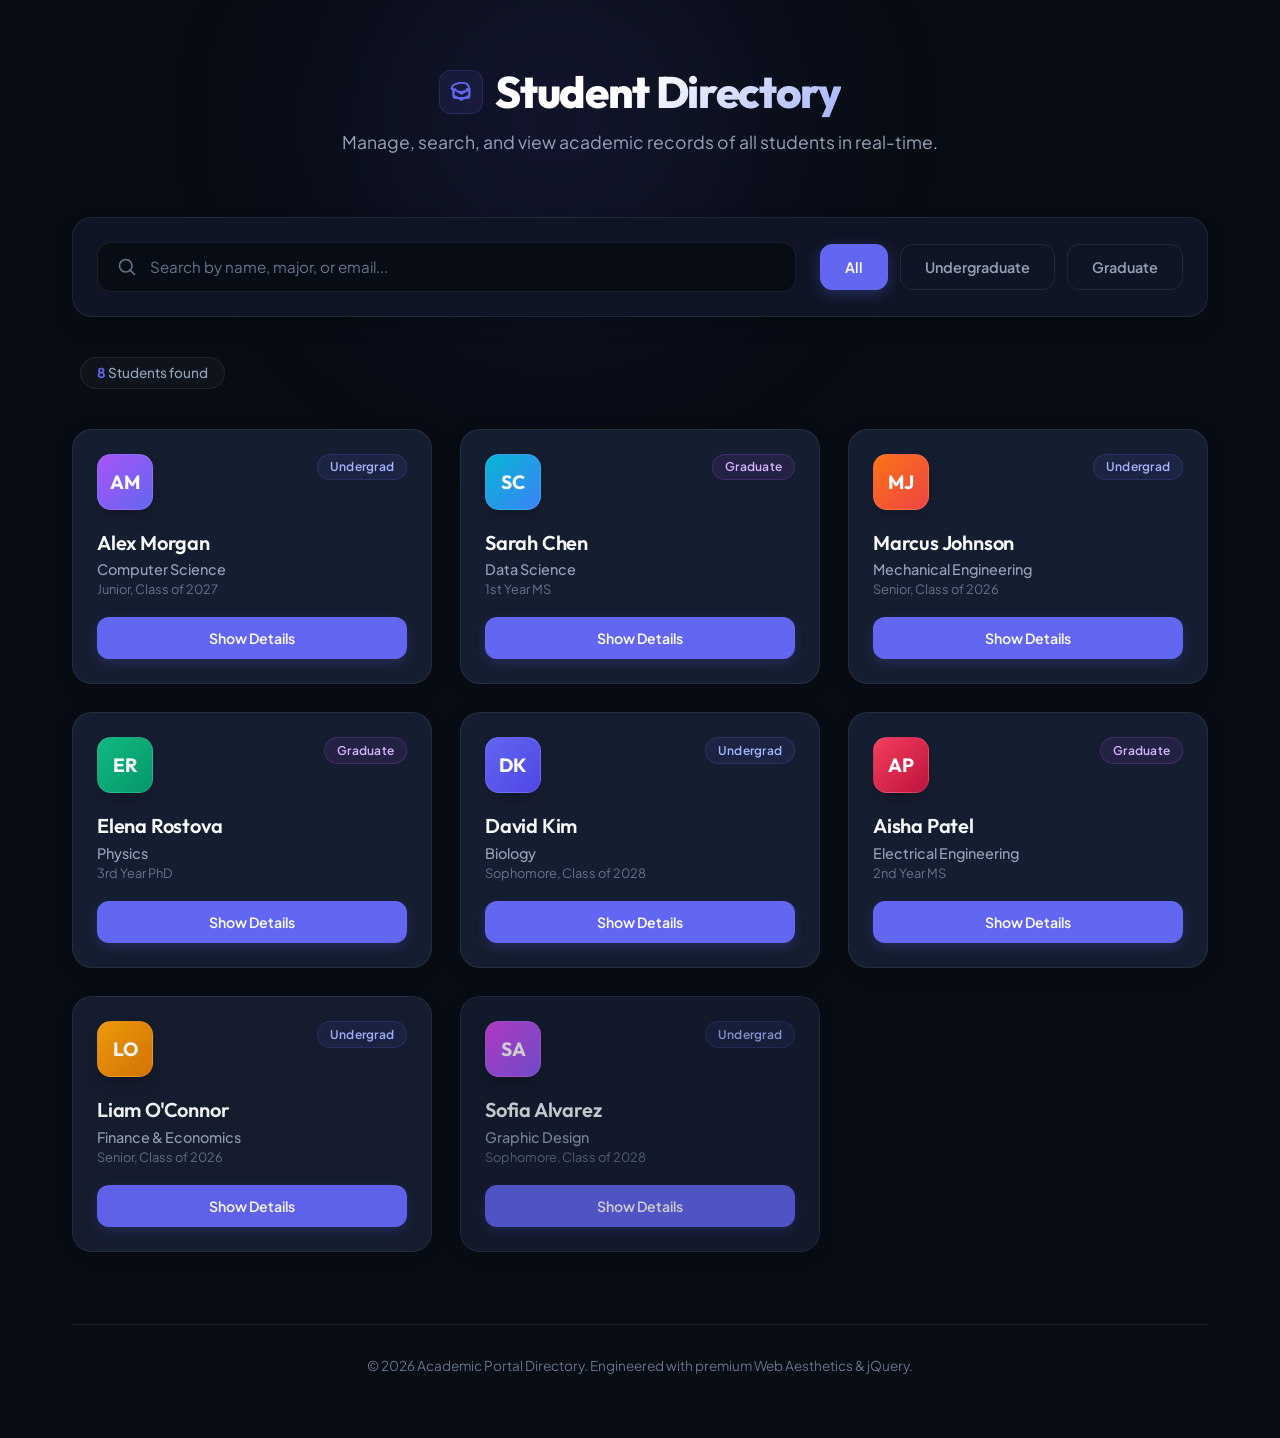
<file: 25ESKCS337/Day5/index.html>
<!DOCTYPE html>
<html lang="en">
<head>
    <meta charset="UTF-8">
    <meta name="viewport" content="width=device-width, initial-scale=1.0">
    <title>Student Directory | Academic Portal</title>
    
    <!-- Meta tags for SEO -->
    <meta name="description" content="A premium, dark-themed responsive Student Directory dashboard. Filter and search students with dynamic jQuery effects.">
    <meta name="keywords" content="student directory, responsive grid, dark mode, jquery dashboard">
    
    <!-- Google Fonts: Outfit & Plus Jakarta Sans -->
    <link rel="preconnect" href="https://fonts.googleapis.com">
    <link rel="preconnect" href="https://fonts.gstatic.com" crossorigin>
    <link href="https://fonts.googleapis.com/css2?family=Outfit:wght@400;500;600;700;800&family=Plus+Jakarta+Sans:wght@400;500;600;700&display=swap" rel="stylesheet">
    
    <!-- Custom CSS -->
    <link rel="stylesheet" href="style.css">
</head>
<body>
    <div class="glow-bg"></div>
    
    <div class="app-container">
        <!-- Header Section -->
        <header class="app-header">
            <div class="header-logo">
                <div class="logo-icon">
                    <svg xmlns="http://www.w3.org/2000/svg" fill="none" viewBox="0 0 24 24" stroke-width="2" stroke="currentColor">
                        <path stroke-linecap="round" stroke-linejoin="round" d="M4.26 10.147a60.436 60.436 0 00-.491 6.347A48.62 48.62 0 0112 20.904a48.62 48.62 0 018.232-4.41 60.46 60.46 0 00-.491-6.347m-15.482 0a50.57 50.57 0 00-2.658-.813A5.905 5.905 0 018 3.988.89.89 0 019 3h6c.548 0 1.07.195 1.488.55a5.905 5.905 0 013.595 5.334 50.57 50.57 0 00-2.658.813m-11.948 0C4.583 10.437 8 12.5 12 12.5s7.417-2.063 8.707-3.098m-17.414 0L12 14.5l8.707-4.902L20.5 16.5A2.5 2.5 0 0118 19H6a2.5 2.5 0 01-2.5-2.5l-.207-6.853z" />
                    </svg>
                </div>
                <h1>Student Directory</h1>
            </div>
            <p class="header-subtitle">Manage, search, and view academic records of all students in real-time.</p>
        </header>

        <!-- Search and Filter Controls -->
        <section class="controls-panel">
            <!-- Search Bar -->
            <div class="search-wrapper">
                <div class="search-icon">
                    <svg xmlns="http://www.w3.org/2000/svg" fill="none" viewBox="0 0 24 24" stroke-width="2" stroke="currentColor">
                        <path stroke-linecap="round" stroke-linejoin="round" d="M21 21l-5.197-5.197m0 0A7.5 7.5 0 105.196 5.196a7.5 7.5 0 0010.607 10.607z" />
                    </svg>
                </div>
                <input type="text" id="search-input" placeholder="Search by name, major, or email..." aria-label="Search students">
                <button type="button" id="clear-search" class="clear-btn" aria-label="Clear search" style="display: none;">
                    <svg xmlns="http://www.w3.org/2000/svg" fill="none" viewBox="0 0 24 24" stroke-width="2.5" stroke="currentColor">
                        <path stroke-linecap="round" stroke-linejoin="round" d="M6 18L18 6M6 6l12 12" />
                    </svg>
                </button>
            </div>

            <!-- Filter Buttons -->
            <div class="filter-wrapper">
                <button class="filter-btn active" data-filter="all">All</button>
                <button class="filter-btn" data-filter="undergraduate">Undergraduate</button>
                <button class="filter-btn" data-filter="graduate">Graduate</button>
            </div>
        </section>

        <!-- Results Counter -->
        <div class="results-meta">
            <span class="count-badge"><span id="student-count">0</span> Students found</span>
        </div>

        <!-- Student Grid -->
        <main class="student-grid" id="student-grid">
            <!-- Card 1 -->
            <article class="card" data-level="undergraduate" data-name="alex morgan" data-major="computer science">
                <div class="card-glow"></div>
                <div class="card-header">
                    <div class="avatar-wrapper avatar-purple">
                        <span>AM</span>
                    </div>
                    <div class="badge undergraduate-badge">Undergrad</div>
                </div>
                
                <div class="card-body">
                    <h3>Alex Morgan</h3>
                    <p class="major-text">Computer Science</p>
                    <p class="year-text">Junior, Class of 2027</p>
                </div>
                
                <!-- Hidden Details Section -->
                <div class="details" style="display: none;">
                    <div class="details-divider"></div>
                    <div class="detail-item">
                        <span class="detail-label">Email</span>
                        <span class="detail-value">alex.morgan@university.edu</span>
                    </div>
                    <div class="detail-item">
                        <span class="detail-label">GPA</span>
                        <span class="detail-value gpa-highlight">3.85 / 4.00</span>
                    </div>
                    <div class="detail-item">
                        <span class="detail-label">Bio</span>
                        <p class="detail-bio">Passionate about AI/ML and open-source development. Loves hiking and coffee.</p>
                    </div>
                </div>

                <div class="card-footer">
                    <button class="toggle-details-btn">Show Details</button>
                </div>
            </article>

            <!-- Card 2 -->
            <article class="card" data-level="graduate" data-name="sarah chen" data-major="data science">
                <div class="card-glow"></div>
                <div class="card-header">
                    <div class="avatar-wrapper avatar-cyan">
                        <span>SC</span>
                    </div>
                    <div class="badge graduate-badge">Graduate</div>
                </div>
                
                <div class="card-body">
                    <h3>Sarah Chen</h3>
                    <p class="major-text">Data Science</p>
                    <p class="year-text">1st Year MS</p>
                </div>
                
                <div class="details" style="display: none;">
                    <div class="details-divider"></div>
                    <div class="detail-item">
                        <span class="detail-label">Email</span>
                        <span class="detail-value">sarah.chen@university.edu</span>
                    </div>
                    <div class="detail-item">
                        <span class="detail-label">GPA</span>
                        <span class="detail-value gpa-highlight">3.92 / 4.00</span>
                    </div>
                    <div class="detail-item">
                        <span class="detail-label">Bio</span>
                        <p class="detail-bio">Researching neural networks and NLP models. Former data analyst at TechCorp.</p>
                    </div>
                </div>

                <div class="card-footer">
                    <button class="toggle-details-btn">Show Details</button>
                </div>
            </article>

            <!-- Card 3 -->
            <article class="card" data-level="undergraduate" data-name="marcus johnson" data-major="mechanical engineering">
                <div class="card-glow"></div>
                <div class="card-header">
                    <div class="avatar-wrapper avatar-orange">
                        <span>MJ</span>
                    </div>
                    <div class="badge undergraduate-badge">Undergrad</div>
                </div>
                
                <div class="card-body">
                    <h3>Marcus Johnson</h3>
                    <p class="major-text">Mechanical Engineering</p>
                    <p class="year-text">Senior, Class of 2026</p>
                </div>
                
                <div class="details" style="display: none;">
                    <div class="details-divider"></div>
                    <div class="detail-item">
                        <span class="detail-label">Email</span>
                        <span class="detail-value">marcus.j@university.edu</span>
                    </div>
                    <div class="detail-item">
                        <span class="detail-label">GPA</span>
                        <span class="detail-value gpa-highlight">3.65 / 4.00</span>
                    </div>
                    <div class="detail-item">
                        <span class="detail-label">Bio</span>
                        <p class="detail-bio">Focuses on robotics and automation systems. Team captain of the university Rover Project.</p>
                    </div>
                </div>

                <div class="card-footer">
                    <button class="toggle-details-btn">Show Details</button>
                </div>
            </article>

            <!-- Card 4 -->
            <article class="card" data-level="graduate" data-name="elena rostova" data-major="physics">
                <div class="card-glow"></div>
                <div class="card-header">
                    <div class="avatar-wrapper avatar-emerald">
                        <span>ER</span>
                    </div>
                    <div class="badge graduate-badge">Graduate</div>
                </div>
                
                <div class="card-body">
                    <h3>Elena Rostova</h3>
                    <p class="major-text">Physics</p>
                    <p class="year-text">3rd Year PhD</p>
                </div>
                
                <div class="details" style="display: none;">
                    <div class="details-divider"></div>
                    <div class="detail-item">
                        <span class="detail-label">Email</span>
                        <span class="detail-value">elena.r@university.edu</span>
                    </div>
                    <div class="detail-item">
                        <span class="detail-label">GPA</span>
                        <span class="detail-value gpa-highlight">3.98 / 4.00</span>
                    </div>
                    <div class="detail-item">
                        <span class="detail-label">Bio</span>
                        <p class="detail-bio">Studying quantum computing algorithms. Loves playing classical piano in her free time.</p>
                    </div>
                </div>

                <div class="card-footer">
                    <button class="toggle-details-btn">Show Details</button>
                </div>
            </article>

            <!-- Card 5 -->
            <article class="card" data-level="undergraduate" data-name="david kim" data-major="biology">
                <div class="card-glow"></div>
                <div class="card-header">
                    <div class="avatar-wrapper avatar-indigo">
                        <span>DK</span>
                    </div>
                    <div class="badge undergraduate-badge">Undergrad</div>
                </div>
                
                <div class="card-body">
                    <h3>David Kim</h3>
                    <p class="major-text">Biology</p>
                    <p class="year-text">Sophomore, Class of 2028</p>
                </div>
                
                <div class="details" style="display: none;">
                    <div class="details-divider"></div>
                    <div class="detail-item">
                        <span class="detail-label">Email</span>
                        <span class="detail-value">d.kim@university.edu</span>
                    </div>
                    <div class="detail-item">
                        <span class="detail-label">GPA</span>
                        <span class="detail-value gpa-highlight">3.70 / 4.00</span>
                    </div>
                    <div class="detail-item">
                        <span class="detail-label">Bio</span>
                        <p class="detail-bio">Pre-med student volunteering at the local clinic. Passionate about marine biology.</p>
                    </div>
                </div>

                <div class="card-footer">
                    <button class="toggle-details-btn">Show Details</button>
                </div>
            </article>

            <!-- Card 6 -->
            <article class="card" data-level="graduate" data-name="aisha patel" data-major="electrical engineering">
                <div class="card-glow"></div>
                <div class="card-header">
                    <div class="avatar-wrapper avatar-rose">
                        <span>AP</span>
                    </div>
                    <div class="badge graduate-badge">Graduate</div>
                </div>
                
                <div class="card-body">
                    <h3>Aisha Patel</h3>
                    <p class="major-text">Electrical Engineering</p>
                    <p class="year-text">2nd Year MS</p>
                </div>
                
                <div class="details" style="display: none;">
                    <div class="details-divider"></div>
                    <div class="detail-item">
                        <span class="detail-label">Email</span>
                        <span class="detail-value">aisha.patel@university.edu</span>
                    </div>
                    <div class="detail-item">
                        <span class="detail-label">GPA</span>
                        <span class="detail-value gpa-highlight">3.88 / 4.00</span>
                    </div>
                    <div class="detail-item">
                        <span class="detail-label">Bio</span>
                        <p class="detail-bio">Specializing in IoT devices and smart grids. Enjoys painting and photography.</p>
                    </div>
                </div>

                <div class="card-footer">
                    <button class="toggle-details-btn">Show Details</button>
                </div>
            </article>

            <!-- Card 7 -->
            <article class="card" data-level="undergraduate" data-name="liam o'connor" data-major="finance & economics">
                <div class="card-glow"></div>
                <div class="card-header">
                    <div class="avatar-wrapper avatar-amber">
                        <span>LO</span>
                    </div>
                    <div class="badge undergraduate-badge">Undergrad</div>
                </div>
                
                <div class="card-body">
                    <h3>Liam O'Connor</h3>
                    <p class="major-text">Finance & Economics</p>
                    <p class="year-text">Senior, Class of 2026</p>
                </div>
                
                <div class="details" style="display: none;">
                    <div class="details-divider"></div>
                    <div class="detail-item">
                        <span class="detail-label">Email</span>
                        <span class="detail-value">liam.oc@university.edu</span>
                    </div>
                    <div class="detail-item">
                        <span class="detail-label">GPA</span>
                        <span class="detail-value gpa-highlight">3.58 / 4.00</span>
                    </div>
                    <div class="detail-item">
                        <span class="detail-label">Bio</span>
                        <p class="detail-bio">Interested in algorithmic trading and macroeconomics. Avid tennis player.</p>
                    </div>
                </div>

                <div class="card-footer">
                    <button class="toggle-details-btn">Show Details</button>
                </div>
            </article>

            <!-- Card 8 -->
            <article class="card" data-level="undergraduate" data-name="sofia alvarez" data-major="graphic design">
                <div class="card-glow"></div>
                <div class="card-header">
                    <div class="avatar-wrapper avatar-fuchsia">
                        <span>SA</span>
                    </div>
                    <div class="badge undergraduate-badge">Undergrad</div>
                </div>
                
                <div class="card-body">
                    <h3>Sofia Alvarez</h3>
                    <p class="major-text">Graphic Design</p>
                    <p class="year-text">Sophomore, Class of 2028</p>
                </div>
                
                <div class="details" style="display: none;">
                    <div class="details-divider"></div>
                    <div class="detail-item">
                        <span class="detail-label">Email</span>
                        <span class="detail-value">sofia.a@university.edu</span>
                    </div>
                    <div class="detail-item">
                        <span class="detail-label">GPA</span>
                        <span class="detail-value gpa-highlight">3.78 / 4.00</span>
                    </div>
                    <div class="detail-item">
                        <span class="detail-label">Bio</span>
                        <p class="detail-bio">UI/UX designer focusing on accessible web interfaces. Freelance illustrator.</p>
                    </div>
                </div>

                <div class="card-footer">
                    <button class="toggle-details-btn">Show Details</button>
                </div>
            </article>
        </main>

        <!-- No Results Fallback -->
        <div id="no-results" class="no-results" style="display: none;">
            <div class="no-results-icon">
                <svg xmlns="http://www.w3.org/2000/svg" fill="none" viewBox="0 0 24 24" stroke-width="1.5" stroke="currentColor">
                    <path stroke-linecap="round" stroke-linejoin="round" d="M15.75 6a3.75 3.75 0 11-7.5 0 3.75 3.75 0 017.5 0zM4.501 20.118a7.5 7.5 0 0114.998 0A17.933 17.933 0 0112 21.75c-2.676 0-5.216-.584-7.499-1.632z" />
                </svg>
            </div>
            <h3>No students found</h3>
            <p>We couldn't find any matches matching your search or filters. Try adjusting your search query.</p>
        </div>

        <!-- Footer -->
        <footer class="app-footer">
            <p>&copy; 2026 Academic Portal Directory. Engineered with premium Web Aesthetics & jQuery.</p>
        </footer>
    </div>

    <!-- jQuery Library (CDN) -->
    <script src="https://code.jquery.com/jquery-3.7.1.min.js" integrity="sha256-/JqT3SQfawRcv/BIHPThkBvs0OEvtFFmqPF/lYI/Cxo=" crossorigin="anonymous"></script>
    <!-- Custom Script -->
    <script src="script.js"></script>
</body>
</html>
</file>
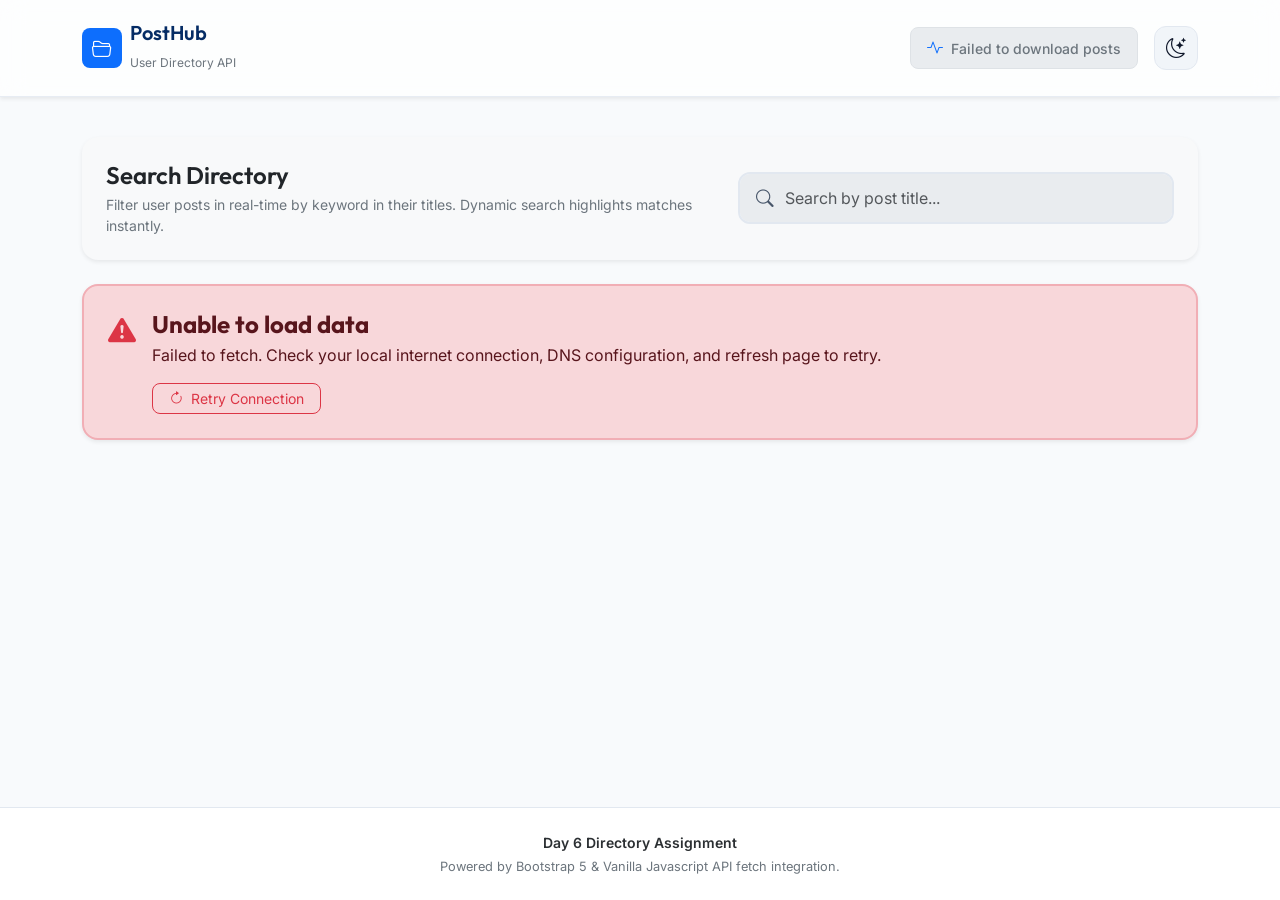
<file: 25ESKCS337/Day6/index.html>
<!DOCTYPE html>
<html lang="en">
<head>
  <meta charset="UTF-8">
  <meta name="viewport" content="width=device-width, initial-scale=1.0">
  <meta name="description" content="A premium and responsive user directory application fetching and filtering blog posts dynamically from JSONPlaceholder.">
  <title>Post Directory | API Portal</title>
  
  <!-- Bootstrap 5 CSS CDN -->
  <link href="https://cdn.jsdelivr.net/npm/bootstrap@5.3.3/dist/css/bootstrap.min.css" rel="stylesheet" integrity="sha384-QWTKZyjpPEjISv5WaRU9OFeRpok6YctnYmDr5pNlyT2bRjXh0JMhjY6hW+ALEwIH" crossorigin="anonymous">
  <!-- Bootstrap Icons CDN -->
  <link rel="stylesheet" href="https://cdn.jsdelivr.net/npm/bootstrap-icons@1.11.3/font/bootstrap-icons.min.css">
  <!-- Custom CSS stylesheet -->
  <link rel="stylesheet" href="style.css">
</head>
<body>

  <!-- Sticky Glassmorphic Header -->
  <header class="glass-header shadow-sm mb-4">
    <nav class="navbar navbar-expand-lg py-3">
      <div class="container d-flex justify-content-between align-items-center">
        <!-- Brand logo and Title -->
        <a class="navbar-brand d-flex align-items-center text-decoration-none" href="#">
          <div class="bg-primary text-white d-flex align-items-center justify-content-center rounded-3 me-2" style="width: 40px; height: 40px;">
            <i class="bi bi-folder2-open fs-5"></i>
          </div>
          <div>
            <h1 class="h5 mb-0 text-primary-emphasis display-font">PostHub</h1>
            <small class="text-secondary" style="font-size: 0.75rem;">User Directory API</small>
          </div>
        </a>

        <!-- Controls (Counter & Theme Switcher) -->
        <div class="d-flex align-items-center gap-3">
          <!-- Live Count Badge -->
          <div class="d-none d-sm-flex align-items-center bg-body-secondary px-3 py-2 rounded-3 border">
            <i class="bi bi-activity text-primary me-2 animate-pulse"></i>
            <span class="text-secondary small fw-medium" id="count-badge-text">
              Loading posts...
            </span>
          </div>
          
          <!-- Dark Mode Toggle Button -->
          <button id="theme-toggle" class="theme-toggle-btn" aria-label="Toggle light/dark theme">
            <i class="bi bi-moon-stars" id="theme-icon"></i>
          </button>
        </div>
      </div>
    </nav>
  </header>

  <!-- Main Body Content -->
  <main class="container my-3 flex-grow-1">
    
    <!-- Controls Dashboard Card -->
    <div class="card border border-0 shadow-sm mb-4 p-4 rounded-4 bg-body-tertiary">
      <div class="row align-items-center g-3">
        <!-- Title and description -->
        <div class="col-md-7">
          <h2 class="h4 mb-1 display-font">Search Directory</h2>
          <p class="text-secondary mb-0 small">Filter user posts in real-time by keyword in their titles. Dynamic search highlights matches instantly.</p>
        </div>
        <!-- Live Search Field -->
        <div class="col-md-5">
          <div class="search-container">
            <i class="bi bi-search search-icon"></i>
            <input type="text" id="search-input" class="form-control search-input" placeholder="Search by post title..." disabled>
          </div>
        </div>
      </div>
    </div>

    <!-- Live Mobile Count Badge -->
    <div class="d-flex d-sm-none align-items-center bg-body-secondary px-3 py-2 rounded-3 border mb-4 justify-content-center">
      <i class="bi bi-activity text-primary me-2"></i>
      <span class="text-secondary small fw-medium" id="count-badge-text-mobile">
        Loading posts...
      </span>
    </div>

    <!-- Error Handling Banner Container -->
    <div id="error-container" class="alert alert-danger d-none p-4 rounded-4 shadow-sm align-items-start border-2 border-danger-subtle" role="alert">
      <i class="bi bi-exclamation-triangle-fill fs-3 me-3 text-danger"></i>
      <div>
        <h4 class="alert-heading display-font fw-bold mb-1">Unable to load data</h4>
        <p class="mb-3 text-danger-emphasis" id="error-message">A connection error occurred while requesting post resource. Check your network status and try again.</p>
        <button id="retry-btn" class="btn btn-outline-danger btn-sm rounded-3 px-3">
          <i class="bi bi-arrow-clockwise me-1"></i> Retry Connection
        </button>
      </div>
    </div>

    <!-- Posts Grid Row -->
    <div id="posts-container" class="row row-cols-1 row-cols-md-2 row-cols-lg-3 g-4">
      <!-- Skeleton Placeholder Cards are initially rendered here -->
      <!-- These will be replaced dynamically by script.js -->
    </div>
  </main>

  <!-- Details Bootstrap Modal -->
  <div class="modal fade" id="postDetailModal" tabindex="-1" aria-labelledby="postDetailModalLabel" aria-hidden="true">
    <div class="modal-dialog modal-dialog-centered">
      <div class="modal-content modal-content-custom">
        <div class="modal-header modal-header-custom align-items-center">
          <div>
            <span class="badge text-bg-primary rounded-pill mb-2" id="modal-user-badge">User 1</span>
            <h3 class="modal-title h5 display-font fw-bold" id="postDetailModalLabel">Post Title</h3>
          </div>
          <button type="button" class="btn-close ms-auto" data-bs-dismiss="modal" aria-label="Close"></button>
        </div>
        <div class="modal-body modal-body-custom">
          <p class="text-secondary-emphasis lh-lg mb-0" id="modal-post-body">Post details content...</p>
        </div>
        <div class="modal-footer modal-footer-custom">
          <button type="button" class="btn btn-secondary rounded-3 px-4" data-bs-dismiss="modal">Close</button>
        </div>
      </div>
    </div>
  </div>

  <!-- Styled Sticky Footer -->
  <footer class="py-4 mt-5">
    <div class="container text-center">
      <p class="mb-1 text-secondary-emphasis fw-semibold">Day 6 Directory Assignment</p>
      <p class="mb-0 text-secondary" style="font-size: 0.8rem;">Powered by Bootstrap 5 &amp; Vanilla Javascript API fetch integration.</p>
    </div>
  </footer>

  <!-- Bootstrap 5 Bundle JS CDN -->
  <script src="https://cdn.jsdelivr.net/npm/bootstrap@5.3.3/dist/js/bootstrap.bundle.min.js" integrity="sha384-YvpcrYf0tY3lHB60NNkmXc5s9fDVZLESaAA55NDzOxhy9GkcIdslK1eN7N6jIeHz" crossorigin="anonymous"></script>
  <!-- Main Logic script -->
  <script src="script.js"></script>
</body>
</html>
</file>
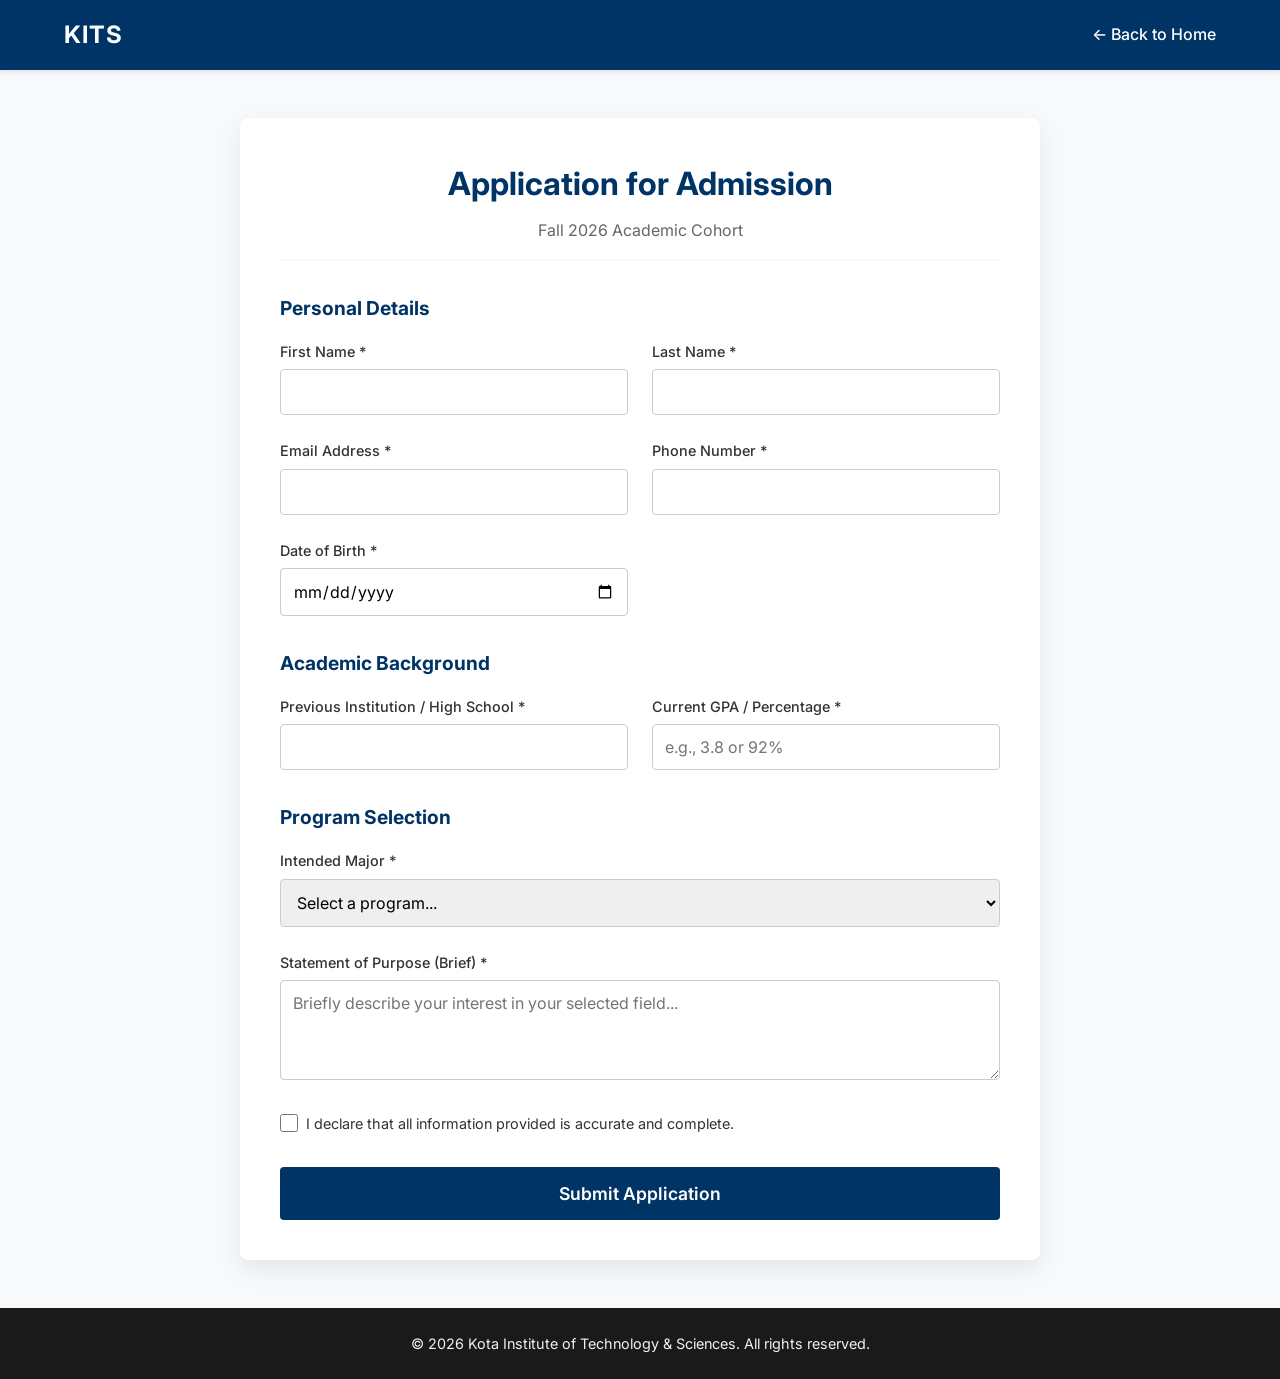
<file: 25ESKCS337/Day2/Application form.html>
<!DOCTYPE html>
<html lang="en">
<head>
    <meta charset="UTF-8">
    <meta name="viewport" content="width=device-width, initial-scale=1.0">
    <title>Apply | Kota Institute of Technology & Sciences</title>
    <link href="https://fonts.googleapis.com/css2?family=Inter:wght@300;400;500;600;700&display=swap" rel="stylesheet">
    
    <style>
        :root {
            --primary-color: #003366;
            --secondary-color: #fca311;
            --text-dark: #333333;
            --text-light: #ffffff;
            --background-light: #f8f9fa;
            --border-color: #cccccc;
        }

        * {
            margin: 0;
            padding: 0;
            box-sizing: border-box;
            font-family: 'Inter', sans-serif;
        }

        body {
            color: var(--text-dark);
            line-height: 1.6;
            background-color: var(--background-light);
            display: flex;
            flex-direction: column;
            min-height: 100vh;
        }

        /* Header (Matches Landing Page) */
        header {
            background-color: var(--primary-color);
            color: var(--text-light);
            padding: 1rem 5%;
            display: flex;
            justify-content: space-between;
            align-items: center;
            box-shadow: 0 2px 5px rgba(0,0,0,0.1);
        }

        .logo {
            font-size: 1.5rem;
            font-weight: 700;
            letter-spacing: 1px;
            text-decoration: none;
            color: var(--text-light);
        }

        .nav-back {
            color: var(--text-light);
            text-decoration: none;
            font-weight: 500;
            transition: color 0.3s;
        }

        .nav-back:hover {
            color: var(--secondary-color);
        }

        /* Form Container */
        .form-wrapper {
            flex: 1;
            display: flex;
            justify-content: center;
            align-items: center;
            padding: 3rem 20px;
        }

        .application-form {
            background: #ffffff;
            padding: 2.5rem;
            border-radius: 8px;
            box-shadow: 0 10px 25px rgba(0,0,0,0.08);
            width: 100%;
            max-width: 800px;
        }

        .form-header {
            text-align: center;
            margin-bottom: 2rem;
            padding-bottom: 1rem;
            border-bottom: 2px solid var(--background-light);
        }

        .form-header h2 {
            color: var(--primary-color);
            font-size: 2rem;
            margin-bottom: 0.5rem;
        }

        .form-header p {
            color: #666;
        }

        /* Grid Layout for Form Fields */
        .form-section {
            margin-bottom: 2rem;
        }

        .form-section h3 {
            color: var(--primary-color);
            margin-bottom: 1rem;
            font-size: 1.2rem;
        }

        .input-grid {
            display: grid;
            grid-template-columns: repeat(auto-fit, minmax(250px, 1fr));
            gap: 1.5rem;
        }

        .input-group {
            display: flex;
            flex-direction: column;
        }

        label {
            font-weight: 500;
            margin-bottom: 0.4rem;
            font-size: 0.9rem;
        }

        input[type="text"],
        input[type="email"],
        input[type="tel"],
        input[type="date"],
        select,
        textarea {
            padding: 0.75rem;
            border: 1px solid var(--border-color);
            border-radius: 4px;
            font-size: 1rem;
            transition: border-color 0.3s, box-shadow 0.3s;
        }

        input:focus,
        select:focus,
        textarea:focus {
            outline: none;
            border-color: var(--primary-color);
            box-shadow: 0 0 0 3px rgba(0, 51, 102, 0.1);
        }

        textarea {
            resize: vertical;
            min-height: 100px;
        }

        /* Checkbox specific styling */
        .checkbox-group {
            display: flex;
            align-items: center;
            gap: 0.5rem;
            margin-top: 1rem;
        }

        .checkbox-group input {
            width: 18px;
            height: 18px;
            cursor: pointer;
        }

        /* Submit Button */
        .btn-submit {
            background-color: var(--primary-color);
            color: var(--text-light);
            border: none;
            padding: 1rem 2rem;
            font-size: 1.1rem;
            font-weight: 600;
            border-radius: 4px;
            cursor: pointer;
            width: 100%;
            transition: background-color 0.3s, transform 0.1s;
            margin-top: 1rem;
        }

        .btn-submit:hover {
            background-color: #002244;
        }

        .btn-submit:active {
            transform: scale(0.98);
        }

        /* Footer */
        footer {
            background-color: #1a1a1a;
            color: #f1f1f1;
            text-align: center;
            padding: 1.5rem 5%;
            font-size: 0.9rem;
            margin-top: auto;
        }

    </style>
</head>
<body>

    <header>
        <a href="index.html" class="logo">KITS</a>
        <a href="index.html" class="nav-back">&larr; Back to Home</a>
    </header>

    <main class="form-wrapper">
        <form class="application-form" action="#" method="POST" onsubmit="event.preventDefault(); alert('Application submitted successfully!');">
            
            <div class="form-header">
                <h2>Application for Admission</h2>
                <p>Fall 2026 Academic Cohort</p>
            </div>

            <div class="form-section">
                <h3>Personal Details</h3>
                <div class="input-grid">
                    <div class="input-group">
                        <label for="firstName">First Name *</label>
                        <input type="text" id="firstName" name="firstName" required>
                    </div>
                    <div class="input-group">
                        <label for="lastName">Last Name *</label>
                        <input type="text" id="lastName" name="lastName" required>
                    </div>
                    <div class="input-group">
                        <label for="email">Email Address *</label>
                        <input type="email" id="email" name="email" required>
                    </div>
                    <div class="input-group">
                        <label for="phone">Phone Number *</label>
                        <input type="tel" id="phone" name="phone" required>
                    </div>
                    <div class="input-group">
                        <label for="dob">Date of Birth *</label>
                        <input type="date" id="dob" name="dob" required>
                    </div>
                </div>
            </div>

            <div class="form-section">
                <h3>Academic Background</h3>
                <div class="input-grid">
                    <div class="input-group">
                        <label for="prevInstitution">Previous Institution / High School *</label>
                        <input type="text" id="prevInstitution" name="prevInstitution" required>
                    </div>
                    <div class="input-group">
                        <label for="score">Current GPA / Percentage *</label>
                        <input type="text" id="score" name="score" placeholder="e.g., 3.8 or 92%" required>
                    </div>
                </div>
            </div>

            <div class="form-section">
                <h3>Program Selection</h3>
                <div class="input-group">
                    <label for="program">Intended Major *</label>
                    <select id="program" name="program" required>
                        <option value="" disabled selected>Select a program...</option>
                        <option value="cs-ai">B.Tech - Computer Science & Artificial Intelligence</option>
                        <option value="ethical-tech">B.Tech - Ethical Tech & Algorithmic Fairness</option>
                        <option value="chem-sciences">B.Sc - Advanced Chemical Sciences</option>
                    </select>
                </div>
                
                <div class="input-group" style="margin-top: 1.5rem;">
                    <label for="statement">Statement of Purpose (Brief) *</label>
                    <textarea id="statement" name="statement" placeholder="Briefly describe your interest in your selected field..." required></textarea>
                </div>
            </div>

            <div class="form-section" style="margin-bottom: 1rem;">
                <div class="checkbox-group">
                    <input type="checkbox" id="declaration" name="declaration" required>
                    <label for="declaration" style="margin: 0; font-weight: 400; font-size: 0.9rem;">I declare that all information provided is accurate and complete.</label>
                </div>
            </div>

            <button type="submit" class="btn-submit">Submit Application</button>
        </form>
    </main>

    <footer>
        <p>&copy; 2026 Kota Institute of Technology & Sciences. All rights reserved.</p>
    </footer>

</body>
</html>
</file>
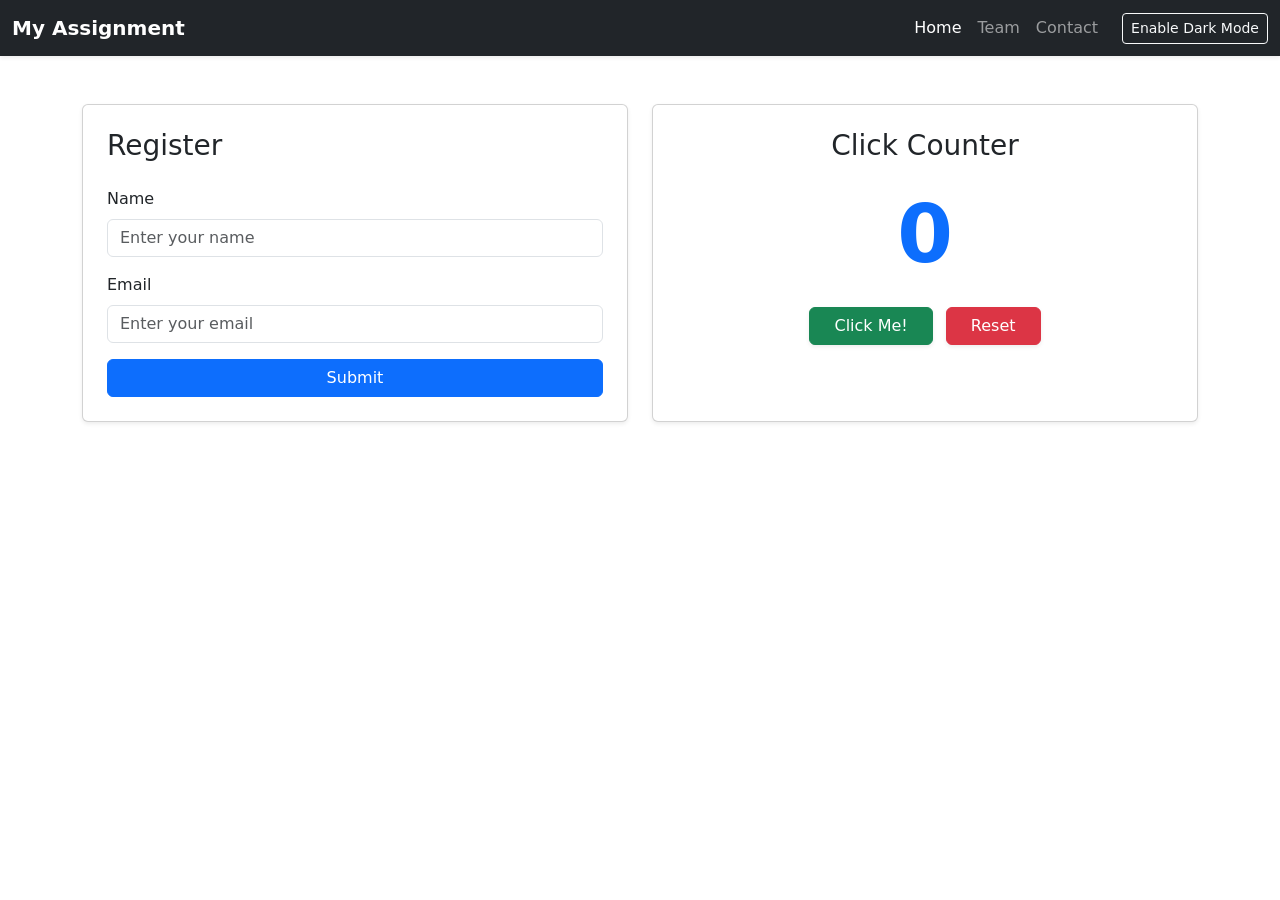
<file: 25ESKCS337/Day4/Form.html>
<!DOCTYPE html>
<html lang="en">
<head>
    <meta charset="UTF-8">
    <meta name="viewport" content="width=device-width, initial-scale=1.0">
    <title>Complete JS Assignment</title>
    <link href="https://cdn.jsdelivr.net/npm/bootstrap@5.3.0/dist/css/bootstrap.min.css" rel="stylesheet">
    <style>
        body {
            transition: background-color 0.3s, color 0.3s;
        }
        body.dark {
            background-color: #212529;
            color: #f8f9fa;
        }
        .error-msg {
            color: #dc3545;
            font-size: 0.875em;
            display: none; 
        }
    </style>
</head>
<body>

    <nav class="navbar navbar-expand-lg bg-dark navbar-dark mb-5 shadow-sm">
        <div class="container-fluid">
            <a class="navbar-brand fw-bold" href="#">My Assignment</a>
            
            <button class="navbar-toggler" type="button" data-bs-toggle="collapse" data-bs-target="#navbarNav">
                <span class="navbar-toggler-icon"></span>
            </button>
            
            <div class="collapse navbar-collapse" id="navbarNav">
                <ul class="navbar-nav ms-auto align-items-center">
                    <li class="nav-item"><a class="nav-link active" href="#">Home</a></li>
                    <li class="nav-item"><a class="nav-link" href="#">Team</a></li>
                    <li class="nav-item me-3"><a class="nav-link" href="#">Contact</a></li>
                    
                    <li class="nav-item">
                        <button id="themeToggle" class="btn btn-outline-light btn-sm mt-2 mt-lg-0">Enable Dark Mode</button>
                    </li>
                </ul>
            </div>
        </div>
    </nav>

    <div class="container">
        <div class="row align-items-stretch">
            
            <div class="col-md-6 mb-4">
                <div class="card p-4 shadow-sm h-100" id="formCard">
                    <h3 class="mb-4">Register</h3>
                    <form id="myForm">
                        <div class="mb-3">
                            <label class="form-label">Name</label>
                            <input type="text" id="nameInput" class="form-control" placeholder="Enter your name">
                            <div id="nameError" class="error-msg mt-1">Name cannot be empty.</div>
                        </div>
                        <div class="mb-3">
                            <label class="form-label">Email</label>
                            <input type="text" id="emailInput" class="form-control" placeholder="Enter your email">
                            <div id="emailError" class="error-msg mt-1">Email must contain an '@' symbol.</div>
                        </div>
                        <button type="submit" class="btn btn-primary w-100">Submit</button>
                    </form>
                </div>
            </div>

            <div class="col-md-6 mb-4">
                <div class="card p-4 shadow-sm text-center h-100" id="counterCard">
                    <h3 class="mb-4">Click Counter</h3>
                    <h1 id="countDisplay" class="display-1 fw-bold mb-4 text-primary">0</h1>
                    <div>
                        <button id="clickBtn" class="btn btn-success me-2 px-4 shadow-sm">Click Me!</button>
                        <button id="resetBtn" class="btn btn-danger px-4 shadow-sm">Reset</button>
                    </div>
                </div>
            </div>

        </div>
    </div>

    <script>
        const themeToggleBtn = document.getElementById('themeToggle');
        const bodyElement = document.body;
        const cards = document.querySelectorAll('.card'); 

        themeToggleBtn.addEventListener('click', () => {
            bodyElement.classList.toggle('dark');
            
            if (bodyElement.classList.contains('dark')) {
                themeToggleBtn.textContent = 'Disable Dark Mode';
                themeToggleBtn.classList.replace('btn-outline-light', 'btn-light');
                cards.forEach(card => card.classList.add('bg-dark', 'text-white', 'border-secondary'));
            } else {
                themeToggleBtn.textContent = 'Enable Dark Mode';
                themeToggleBtn.classList.replace('btn-light', 'btn-outline-light');
                cards.forEach(card => card.classList.remove('bg-dark', 'text-white', 'border-secondary'));
            }
        });

        let currentCount = 0; 
        const countDisplay = document.getElementById('countDisplay');
        const clickBtn = document.getElementById('clickBtn');
        const resetBtn = document.getElementById('resetBtn');

        clickBtn.addEventListener('click', () => {
            currentCount++; 
            countDisplay.textContent = currentCount; 
        });

        resetBtn.addEventListener('click', () => {
            currentCount = 0; 
            countDisplay.textContent = currentCount; 
        });

        const myForm = document.getElementById('myForm');
        const nameInput = document.getElementById('nameInput');
        const emailInput = document.getElementById('emailInput');
        const nameError = document.getElementById('nameError');
        const emailError = document.getElementById('emailError');

        myForm.addEventListener('submit', (event) => {
            event.preventDefault();

            let isValid = true;

            if (nameInput.value.trim() === '') {
                nameError.style.display = 'block'; 
                isValid = false;
            } else {
                nameError.style.display = 'none'; 
            }

            if (!emailInput.value.includes('@')) {
                emailError.style.display = 'block';
                isValid = false;
            } else {
                emailError.style.display = 'none';
            }

            if (isValid) {
                alert("Form validation successful!");
                myForm.reset(); 
            }
        });
    </script>
</body>
</html>
</file>
<file: 25ESKCS337/Day5/style.css>
/* dark theme style sheet */

:root {
    --bg-primary: #080c14;
    --bg-secondary: #0f1524;
    --bg-card: #151d30;
    --border-color: rgba(255, 255, 255, 0.08);
    --border-hover: rgba(99, 102, 241, 0.4);
    
    /* text colors */
    --text-primary: #f8fafc;
    --text-secondary: #94a3b8;
    --text-muted: #64748b;
    
    /* colors */
    --primary-color: #6366f1; /* Indigo */
    --primary-hover: #4f46e5;
    --accent-glow: rgba(99, 102, 241, 0.15);
    
    /* fonts */
    --font-header: 'Outfit', sans-serif;
    --font-body: 'Plus Jakarta Sans', sans-serif;
    
    /* avatar backgrounds */
    --gradient-purple: linear-gradient(135deg, #a855f7, #6366f1);
    --gradient-cyan: linear-gradient(135deg, #06b6d4, #3b82f6);
    --gradient-orange: linear-gradient(135deg, #f97316, #ef4444);
    --gradient-emerald: linear-gradient(135deg, #10b981, #059669);
    --gradient-indigo: linear-gradient(135deg, #6366f1, #4f46e5);
    --gradient-rose: linear-gradient(135deg, #f43f5e, #be123c);
    --gradient-amber: linear-gradient(135deg, #f59e0b, #d97706);
    --gradient-fuchsia: linear-gradient(135deg, #d946ef, #8b5cf6);
}

* {
    margin: 0;
    padding: 0;
    box-sizing: border-box;
}

body {
    background-color: var(--bg-primary);
    color: var(--text-primary);
    font-family: var(--font-body);
    min-height: 100vh;
    overflow-x: hidden;
    position: relative;
}

/* Ambient glow in the background */
.glow-bg {
    position: fixed;
    top: -20%;
    left: 20%;
    width: 600px;
    height: 600px;
    background: radial-gradient(circle, rgba(99, 102, 241, 0.15) 0%, rgba(9, 15, 29, 0) 70%);
    z-index: -1;
    pointer-events: none;
    filter: blur(80px);
    animation: floating-glow 20s infinite alternate ease-in-out;
}

@keyframes floating-glow {
    0% {
        transform: translate(0, 0) scale(1);
    }
    100% {
        transform: translate(80px, 50px) scale(1.1);
    }
}

.app-container {
    max-width: 1200px;
    margin: 0 auto;
    padding: 4rem 2rem;
    display: flex;
    flex-direction: column;
    gap: 2.5rem;
}

/* Header Section */
.app-header {
    text-align: center;
    margin-bottom: 1.5rem;
}

.header-logo {
    display: flex;
    align-items: center;
    justify-content: center;
    gap: 0.75rem;
    margin-bottom: 0.75rem;
}

.logo-icon {
    width: 2.75rem;
    height: 2.75rem;
    color: var(--primary-color);
    background: rgba(99, 102, 241, 0.1);
    padding: 0.6rem;
    border-radius: 12px;
    border: 1px solid rgba(99, 102, 241, 0.2);
    display: flex;
    align-items: center;
    justify-content: center;
}

.app-header h1 {
    font-family: var(--font-header);
    font-size: 2.75rem;
    font-weight: 800;
    letter-spacing: -0.03em;
    background: linear-gradient(135deg, #ffffff 40%, #a5b4fc 100%);
    -webkit-background-clip: text;
    -webkit-text-fill-color: transparent;
}

.header-subtitle {
    color: var(--text-secondary);
    font-size: 1.1rem;
    max-width: 600px;
    margin: 0 auto;
}

/* Controls Panel: Search & Filters */
.controls-panel {
    background: var(--bg-secondary);
    border: 1px solid var(--border-color);
    border-radius: 20px;
    padding: 1.5rem;
    display: flex;
    flex-direction: row;
    gap: 1.5rem;
    align-items: center;
    box-shadow: 0 10px 30px -10px rgba(0, 0, 0, 0.3);
    backdrop-filter: blur(10px);
}

/* Search Box styling */
.search-wrapper {
    position: relative;
    flex-grow: 1;
    display: flex;
    align-items: center;
}

.search-icon {
    position: absolute;
    left: 1.25rem;
    color: var(--text-muted);
    width: 1.25rem;
    height: 1.25rem;
    pointer-events: none;
    transition: color 0.3s;
}

#search-input {
    width: 100%;
    background-color: var(--bg-primary);
    border: 1px solid var(--border-color);
    color: var(--text-primary);
    padding: 0.9rem 1.25rem 0.9rem 3.25rem;
    border-radius: 14px;
    font-family: var(--font-body);
    font-size: 0.95rem;
    outline: none;
    transition: all 0.3s ease;
}

#search-input::placeholder {
    color: var(--text-muted);
}

#search-input:focus {
    border-color: var(--primary-color);
    box-shadow: 0 0 0 4px rgba(99, 102, 241, 0.15);
}

#search-input:focus + .search-icon {
    color: var(--primary-color);
}

/* Clear Search Button */
.clear-btn {
    position: absolute;
    right: 1.25rem;
    background: none;
    border: none;
    color: var(--text-muted);
    cursor: pointer;
    padding: 0.2rem;
    display: flex;
    align-items: center;
    justify-content: center;
    border-radius: 50%;
    transition: all 0.2s;
}

.clear-btn svg {
    width: 1.1rem;
    height: 1.1rem;
}

.clear-btn:hover {
    color: var(--text-primary);
    background-color: rgba(255, 255, 255, 0.05);
}

/* Filter Buttons Wrapper */
.filter-wrapper {
    display: flex;
    gap: 0.75rem;
}

.filter-btn {
    background: transparent;
    border: 1px solid var(--border-color);
    color: var(--text-secondary);
    padding: 0.8rem 1.5rem;
    border-radius: 12px;
    font-family: var(--font-body);
    font-size: 0.9rem;
    font-weight: 600;
    cursor: pointer;
    transition: all 0.3s cubic-bezier(0.4, 0, 0.2, 1);
    white-space: nowrap;
}

.filter-btn:hover {
    color: var(--text-primary);
    border-color: rgba(255, 255, 255, 0.2);
    background: rgba(255, 255, 255, 0.02);
}

.filter-btn.active {
    background: var(--primary-color);
    color: #ffffff;
    border-color: var(--primary-color);
    box-shadow: 0 4px 15px rgba(99, 102, 241, 0.3);
}

/* Results Metadata */
.results-meta {
    display: flex;
    justify-content: flex-start;
    padding: 0 0.5rem;
}

.count-badge {
    background: rgba(255, 255, 255, 0.03);
    border: 1px solid var(--border-color);
    padding: 0.4rem 1rem;
    border-radius: 50px;
    font-size: 0.85rem;
    color: var(--text-secondary);
    font-weight: 500;
}

#student-count {
    color: var(--primary-color);
    font-weight: 700;
}

/* Student Grid (Responsive CSS Grid) */
.student-grid {
    display: grid;
    grid-template-columns: repeat(auto-fill, minmax(270px, 1fr));
    gap: 1.75rem;
}

/* Card Styling */
.card {
    background: var(--bg-card);
    border: 1px solid var(--border-color);
    border-radius: 20px;
    padding: 1.5rem;
    position: relative;
    overflow: hidden;
    display: none; /* Initially hidden for staggered jQuery fadeIn animation */
    flex-direction: column;
    justify-content: space-between;
    height: 100%;
    transition: transform 0.3s ease, border-color 0.3s ease, box-shadow 0.3s ease;
    box-shadow: 0 4px 20px rgba(0, 0, 0, 0.15);
}

/* Subtle glow backdrop hover effect inside the card */
.card-glow {
    position: absolute;
    top: 0;
    left: 0;
    right: 0;
    height: 100%;
    background: radial-gradient(800px circle at var(--x, 0px) var(--y, 0px), rgba(99, 102, 241, 0.08), transparent 40%);
    pointer-events: none;
    z-index: 1;
    opacity: 0;
    transition: opacity 0.3s ease;
}

.card:hover {
    transform: translateY(-6px);
    border-color: var(--border-hover);
    box-shadow: 0 12px 30px -5px rgba(0, 0, 0, 0.3), 0 0 15px -3px rgba(99, 102, 241, 0.2);
}

.card:hover .card-glow {
    opacity: 1;
}

/* Card Header */
.card-header {
    display: flex;
    justify-content: space-between;
    align-items: flex-start;
    margin-bottom: 1.25rem;
    z-index: 2;
    position: relative;
}

/* Custom Gradient Avatars */
.avatar-wrapper {
    width: 3.5rem;
    height: 3.5rem;
    border-radius: 14px;
    display: flex;
    align-items: center;
    justify-content: center;
    font-size: 1.2rem;
    font-weight: 700;
    font-family: var(--font-header);
    color: #ffffff;
    box-shadow: 0 8px 16px -4px rgba(0, 0, 0, 0.25);
    border: 1px solid rgba(255, 255, 255, 0.1);
}

/* Map avatar styles */
.avatar-purple { background: var(--gradient-purple); }
.avatar-cyan { background: var(--gradient-cyan); }
.avatar-orange { background: var(--gradient-orange); }
.avatar-emerald { background: var(--gradient-emerald); }
.avatar-indigo { background: var(--gradient-indigo); }
.avatar-rose { background: var(--gradient-rose); }
.avatar-amber { background: var(--gradient-amber); }
.avatar-fuchsia { background: var(--gradient-fuchsia); }

/* Badges */
.badge {
    padding: 0.3rem 0.75rem;
    border-radius: 50px;
    font-size: 0.75rem;
    font-weight: 600;
    letter-spacing: 0.02em;
    border: 1px solid transparent;
}

.undergraduate-badge {
    background: rgba(99, 102, 241, 0.1);
    color: #a5b4fc;
    border-color: rgba(99, 102, 241, 0.2);
}

.graduate-badge {
    background: rgba(168, 85, 247, 0.1);
    color: #d8b4fe;
    border-color: rgba(168, 85, 247, 0.2);
}

/* Card Body */
.card-body {
    margin-bottom: 1.25rem;
    z-index: 2;
    position: relative;
}

.card-body h3 {
    font-family: var(--font-header);
    font-size: 1.25rem;
    font-weight: 600;
    margin-bottom: 0.35rem;
    letter-spacing: -0.01em;
}

.major-text {
    color: var(--text-secondary);
    font-size: 0.9rem;
    font-weight: 500;
    margin-bottom: 0.2rem;
}

.year-text {
    color: var(--text-muted);
    font-size: 0.8rem;
}

/* Hidden Details Section */
.details {
    z-index: 2;
    position: relative;
    overflow: hidden; /* crucial for slideToggle */
}

.details-divider {
    height: 1px;
    background: var(--border-color);
    margin: 1rem 0;
}

.detail-item {
    margin-bottom: 0.85rem;
}

.detail-item:last-child {
    margin-bottom: 0;
}

.detail-label {
    display: block;
    font-size: 0.7rem;
    text-transform: uppercase;
    letter-spacing: 0.05em;
    color: var(--text-muted);
    margin-bottom: 0.25rem;
    font-weight: 700;
}

.detail-value {
    display: block;
    font-size: 0.85rem;
    color: var(--text-secondary);
    word-break: break-all;
}

.gpa-highlight {
    color: #34d399; /* emerald highlight for GPA */
    font-weight: 700;
    font-family: var(--font-header);
}

.detail-bio {
    font-size: 0.8rem;
    line-height: 1.5;
    color: var(--text-secondary);
    font-style: italic;
}

/* Card Footer & Action Button */
.card-footer {
    margin-top: 1.25rem;
    z-index: 2;
    position: relative;
}

.toggle-details-btn {
    width: 100%;
    background-color: var(--primary-color);
    color: #ffffff;
    border: none;
    padding: 0.75rem;
    border-radius: 12px;
    font-family: var(--font-body);
    font-size: 0.88rem;
    font-weight: 600;
    cursor: pointer;
    transition: background-color 0.3s cubic-bezier(0.4, 0, 0.2, 1), transform 0.1s ease;
    box-shadow: 0 4px 12px rgba(99, 102, 241, 0.2);
}

.toggle-details-btn:hover {
    background-color: var(--primary-hover);
    box-shadow: 0 4px 15px rgba(99, 102, 241, 0.35);
}

.toggle-details-btn:active {
    transform: scale(0.98);
}

/* No Results section */
.no-results {
    text-align: center;
    padding: 4rem 2rem;
    background: var(--bg-secondary);
    border: 1px dashed var(--border-color);
    border-radius: 20px;
    max-width: 500px;
    margin: 2rem auto;
}

.no-results-icon {
    width: 4rem;
    height: 4rem;
    color: var(--text-muted);
    margin: 0 auto 1.25rem auto;
}

.no-results h3 {
    font-family: var(--font-header);
    font-size: 1.4rem;
    margin-bottom: 0.5rem;
}

.no-results p {
    color: var(--text-muted);
    font-size: 0.95rem;
    line-height: 1.5;
}

/* App Footer */
.app-footer {
    text-align: center;
    margin-top: 2rem;
    color: var(--text-muted);
    font-size: 0.85rem;
    border-top: 1px solid var(--border-color);
    padding-top: 2rem;
}

/* Responsive Breakpoints */
@media (max-width: 768px) {
    .app-container {
        padding: 2.5rem 1.25rem;
        gap: 2rem;
    }
    
    .app-header h1 {
        font-size: 2.25rem;
    }
    
    .controls-panel {
        flex-direction: column;
        padding: 1.25rem;
        gap: 1rem;
    }
    
    .search-wrapper {
        width: 100%;
    }
    
    .filter-wrapper {
        width: 100%;
        justify-content: stretch;
    }
    
    .filter-btn {
        flex-grow: 1;
        text-align: center;
        padding: 0.75rem 0.5rem;
        font-size: 0.85rem;
    }
    
    .student-grid {
        grid-template-columns: repeat(auto-fill, minmax(240px, 1fr));
        gap: 1.25rem;
    }
}

@media (max-width: 480px) {
    /* Set grid to exactly 1 column on mobile */
    .student-grid {
        grid-template-columns: 1fr;
    }
    
    .app-header h1 {
        font-size: 2rem;
    }
    
    .logo-icon {
        width: 2.5rem;
        height: 2.5rem;
        padding: 0.5rem;
    }
}
</file>
<file: 25ESKCS337/Day6/style.css>
/* 
  Day 6 - User Directory Custom Styling System
  Combines Bootstrap 5 utilities with a custom glassmorphism and light/dark theme system.
*/

@import url('https://fonts.googleapis.com/css2?family=Inter:wght@300;400;500;600&family=Outfit:wght@400;500;600;700;800&display=swap');

/* Define Design System Tokens */
:root {
  --bg-primary: #f8fafc;
  --bg-secondary: #ffffff;
  --bg-tertiary: #f1f5f9;
  --text-primary: #0f172a;
  --text-secondary: #475569;
  --accent-color: #4f46e5;
  --accent-hover: #4338ca;
  --accent-rgb: 79, 70, 229;
  --border-color: #e2e8f0;
  --card-shadow: 0 10px 15px -3px rgba(0, 0, 0, 0.05), 0 4px 6px -4px rgba(0, 0, 0, 0.05);
  --card-shadow-hover: 0 20px 25px -5px rgba(79, 70, 229, 0.1), 0 8px 10px -6px rgba(79, 70, 229, 0.05);
  --glass-bg: rgba(255, 255, 255, 0.7);
  --glass-border: rgba(226, 232, 240, 0.8);
  --transition-speed: 0.3s;
}

[data-theme="dark"] {
  --bg-primary: #090d16;
  --bg-secondary: #111827;
  --bg-tertiary: #1f2937;
  --text-primary: #f8fafc;
  --text-secondary: #94a3b8;
  --accent-color: #818cf8;
  --accent-hover: #a5b4fc;
  --accent-rgb: 129, 140, 248;
  --border-color: #1f2937;
  --card-shadow: 0 10px 15px -3px rgba(0, 0, 0, 0.3), 0 4px 6px -4px rgba(0, 0, 0, 0.2);
  --card-shadow-hover: 0 20px 25px -5px rgba(129, 140, 248, 0.2), 0 8px 10px -6px rgba(129, 140, 248, 0.1);
  --glass-bg: rgba(17, 24, 39, 0.7);
  --glass-border: rgba(31, 41, 55, 0.8);
}

/* Global Elements & Typography Override */
body {
  background-color: var(--bg-primary);
  color: var(--text-primary);
  font-family: 'Inter', sans-serif;
  transition: background-color var(--transition-speed) ease, color var(--transition-speed) ease;
  min-height: 100vh;
  display: flex;
  flex-direction: column;
}

h1, h2, h3, h4, h5, h6, .display-font {
  font-family: 'Outfit', sans-serif;
  font-weight: 600;
}

/* Custom Glassmorphism Header & Controls */
.glass-header {
  background: var(--glass-bg);
  backdrop-filter: blur(12px);
  -webkit-backdrop-filter: blur(12px);
  border-bottom: 1px solid var(--glass-border);
  position: sticky;
  top: 0;
  z-index: 1020;
  transition: background var(--transition-speed) ease, border var(--transition-speed) ease;
}

/* Search bar styling */
.search-container {
  position: relative;
}

.search-input {
  background-color: var(--bg-secondary);
  border: 2px solid var(--border-color);
  color: var(--text-primary);
  border-radius: 12px;
  padding: 12px 20px 12px 45px;
  font-size: 1rem;
  transition: all var(--transition-speed) ease;
}

.search-input:focus {
  background-color: var(--bg-secondary);
  border-color: var(--accent-color);
  box-shadow: 0 0 0 4px var(--glass-border), 0 0 15px rgba(var(--accent-rgb), 0.15);
  color: var(--text-primary);
  outline: none;
}

.search-icon {
  position: absolute;
  left: 18px;
  top: 50%;
  transform: translateY(-50%);
  color: var(--text-secondary);
  font-size: 1.1rem;
  pointer-events: none;
}

/* Premium Card Components */
.post-card {
  background-color: var(--bg-secondary);
  border: 1px solid var(--border-color);
  border-radius: 16px;
  box-shadow: var(--card-shadow);
  transition: transform var(--transition-speed) cubic-bezier(0.175, 0.885, 0.32, 1.275),
              box-shadow var(--transition-speed) ease,
              border-color var(--transition-speed) ease,
              background-color var(--transition-speed) ease;
  height: 100%;
  display: flex;
  flex-direction: column;
  overflow: hidden;
  position: relative;
}

.post-card:hover {
  transform: translateY(-6px);
  box-shadow: var(--card-shadow-hover);
  border-color: var(--accent-color);
}

.post-card .card-body {
  padding: 1.75rem;
  display: flex;
  flex-direction: column;
  flex-grow: 1;
}

.post-card .card-title {
  color: var(--text-primary);
  font-size: 1.2rem;
  line-height: 1.4;
  margin-bottom: 1rem;
  display: -webkit-box;
  -webkit-line-clamp: 2;
  -webkit-box-orient: vertical;
  overflow: hidden;
  height: 3.36rem; /* 2 lines of text approx */
  font-weight: 700;
  transition: color var(--transition-speed) ease;
}

.post-card:hover .card-title {
  color: var(--accent-color);
}

.post-card .card-text {
  color: var(--text-secondary);
  font-size: 0.95rem;
  line-height: 1.6;
  display: -webkit-box;
  -webkit-line-clamp: 3;
  -webkit-box-orient: vertical;
  overflow: hidden;
  height: 4.8rem; /* 3 lines of text approx */
  margin-bottom: 1.5rem;
}

.card-footer-custom {
  background: transparent;
  border-top: 1px solid var(--border-color);
  padding: 1rem 1.75rem;
  display: flex;
  justify-content: space-between;
  align-items: center;
  margin-top: auto;
}

/* User Badge styling */
.user-badge {
  background-color: var(--bg-tertiary);
  color: var(--accent-color);
  font-size: 0.75rem;
  font-weight: 600;
  padding: 6px 12px;
  border-radius: 30px;
  border: 1px solid var(--border-color);
  display: inline-flex;
  align-items: center;
  gap: 6px;
  transition: all var(--transition-speed) ease;
}

.post-card:hover .user-badge {
  background-color: var(--accent-color);
  color: #ffffff;
  border-color: var(--accent-color);
}

/* Read more button */
.btn-read-more {
  background: transparent;
  color: var(--accent-color);
  border: none;
  font-size: 0.875rem;
  font-weight: 600;
  padding: 0;
  display: inline-flex;
  align-items: center;
  gap: 4px;
  transition: gap 0.2s ease, color 0.2s ease;
}

.btn-read-more:hover {
  color: var(--accent-hover);
  gap: 8px;
}

/* Search Term Highlight */
.highlight {
  background-color: rgba(253, 224, 71, 0.4);
  color: inherit;
  padding: 0 2px;
  border-radius: 4px;
  font-weight: inherit;
}
[data-theme="dark"] .highlight {
  background-color: rgba(234, 179, 8, 0.35);
  color: #ffffff;
}

/* Theme Toggle Button styling */
.theme-toggle-btn {
  background-color: var(--bg-tertiary);
  border: 1px solid var(--border-color);
  color: var(--text-primary);
  width: 44px;
  height: 44px;
  border-radius: 12px;
  display: flex;
  align-items: center;
  justify-content: center;
  transition: all var(--transition-speed) ease;
  cursor: pointer;
}

.theme-toggle-btn:hover {
  background-color: var(--border-color);
  transform: rotate(15deg);
}

.theme-toggle-btn i {
  font-size: 1.25rem;
  transition: transform var(--transition-speed) ease;
}

/* Skeleton Loading Animation */
.skeleton-card {
  pointer-events: none;
}

.skeleton-shimmer {
  background: linear-gradient(
    90deg,
    var(--bg-secondary) 25%,
    var(--bg-tertiary) 50%,
    var(--bg-secondary) 75%
  );
  background-size: 200% 100%;
  animation: loadingShimmer 1.5s infinite linear;
}

@keyframes loadingShimmer {
  0% {
    background-position: 200% 0;
  }
  100% {
    background-position: -200% 0;
  }
}

.skeleton-text {
  height: 12px;
  margin-bottom: 8px;
  border-radius: 4px;
}

.skeleton-title {
  height: 20px;
  margin-bottom: 16px;
  border-radius: 6px;
  width: 80%;
}

.skeleton-badge {
  height: 24px;
  width: 80px;
  border-radius: 30px;
}

.skeleton-btn {
  height: 20px;
  width: 70px;
  border-radius: 4px;
}

/* Custom styled Bootstrap Modal */
.modal-content-custom {
  background-color: var(--bg-secondary);
  color: var(--text-primary);
  border: 1px solid var(--border-color);
  border-radius: 20px;
  box-shadow: 0 25px 50px -12px rgba(0, 0, 0, 0.25);
}

.modal-header-custom {
  border-bottom: 1px solid var(--border-color);
  padding: 1.5rem 2rem;
}

.modal-body-custom {
  padding: 2rem;
}

.modal-footer-custom {
  border-top: 1px solid var(--border-color);
  padding: 1.25rem 2rem;
}

/* Sticky top footer */
footer {
  margin-top: auto;
  border-top: 1px solid var(--border-color);
  background-color: var(--bg-secondary);
  color: var(--text-secondary);
  font-size: 0.875rem;
}
</file>
